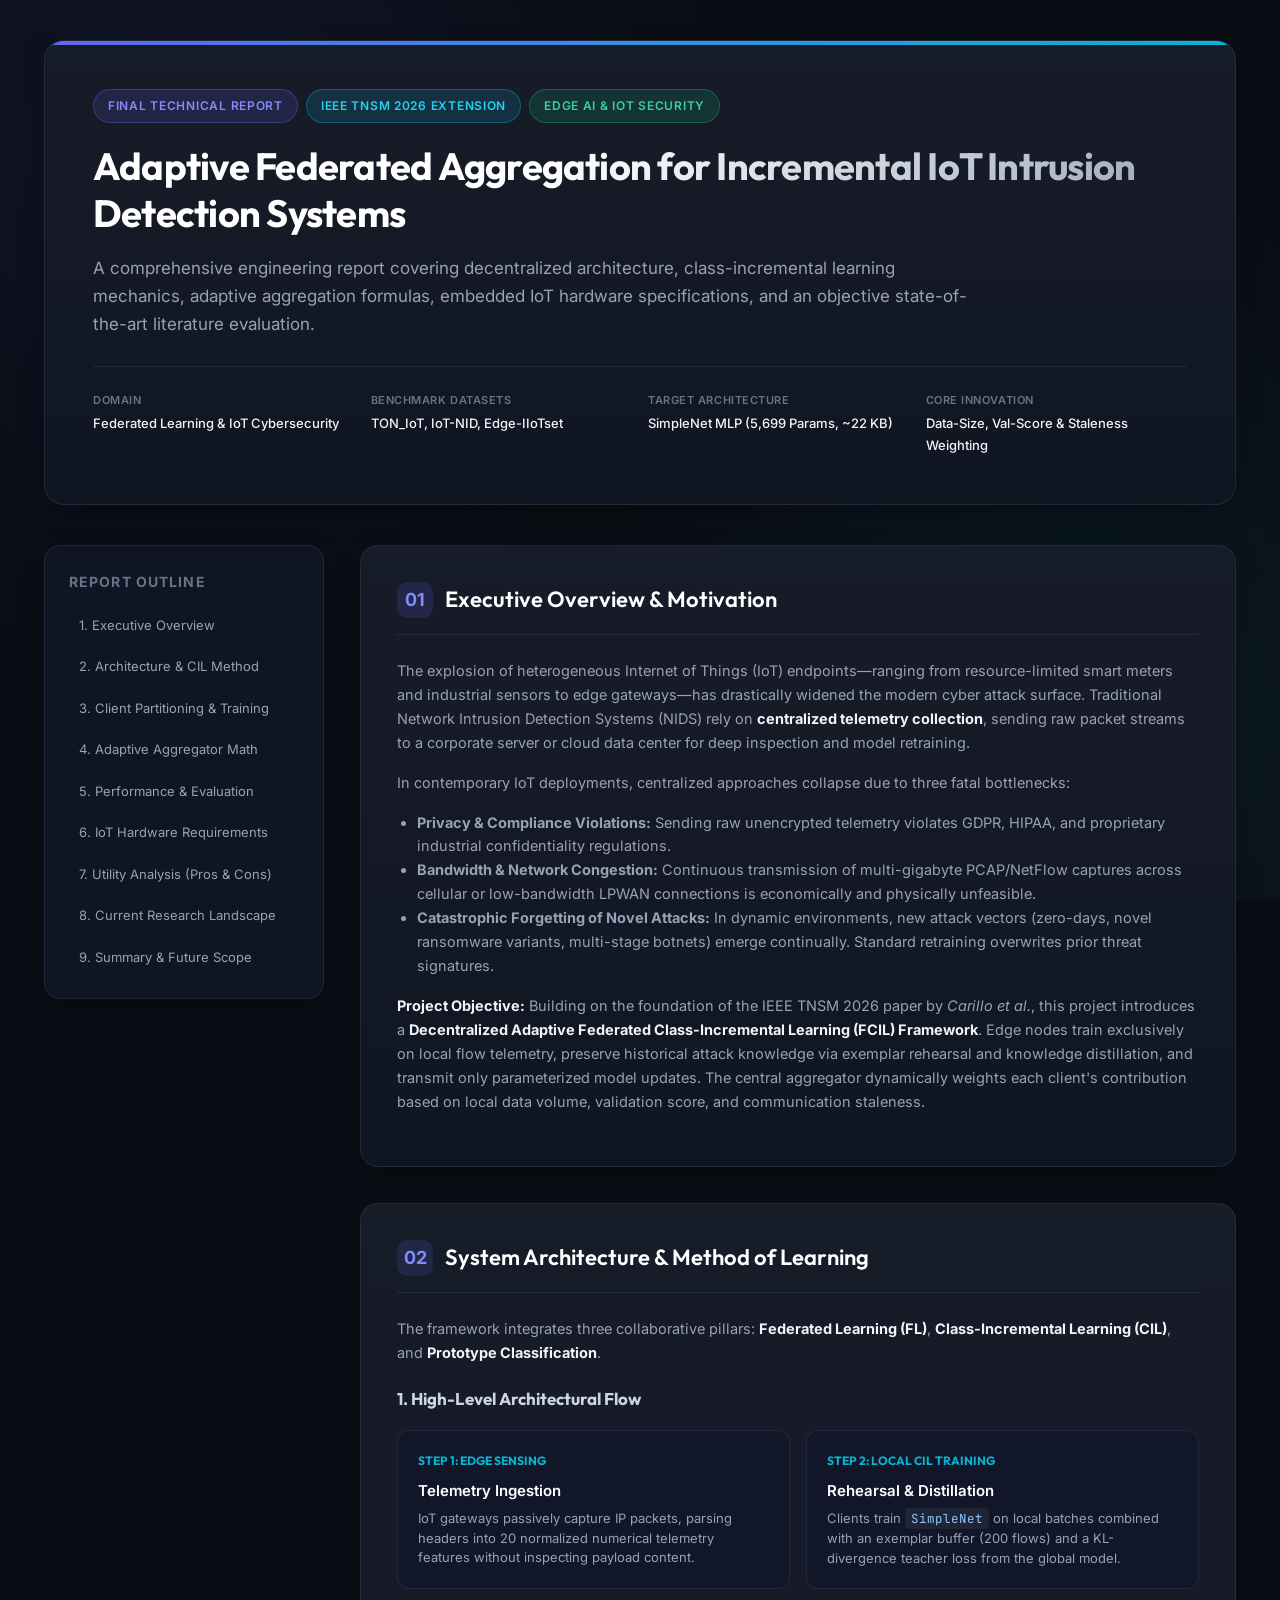
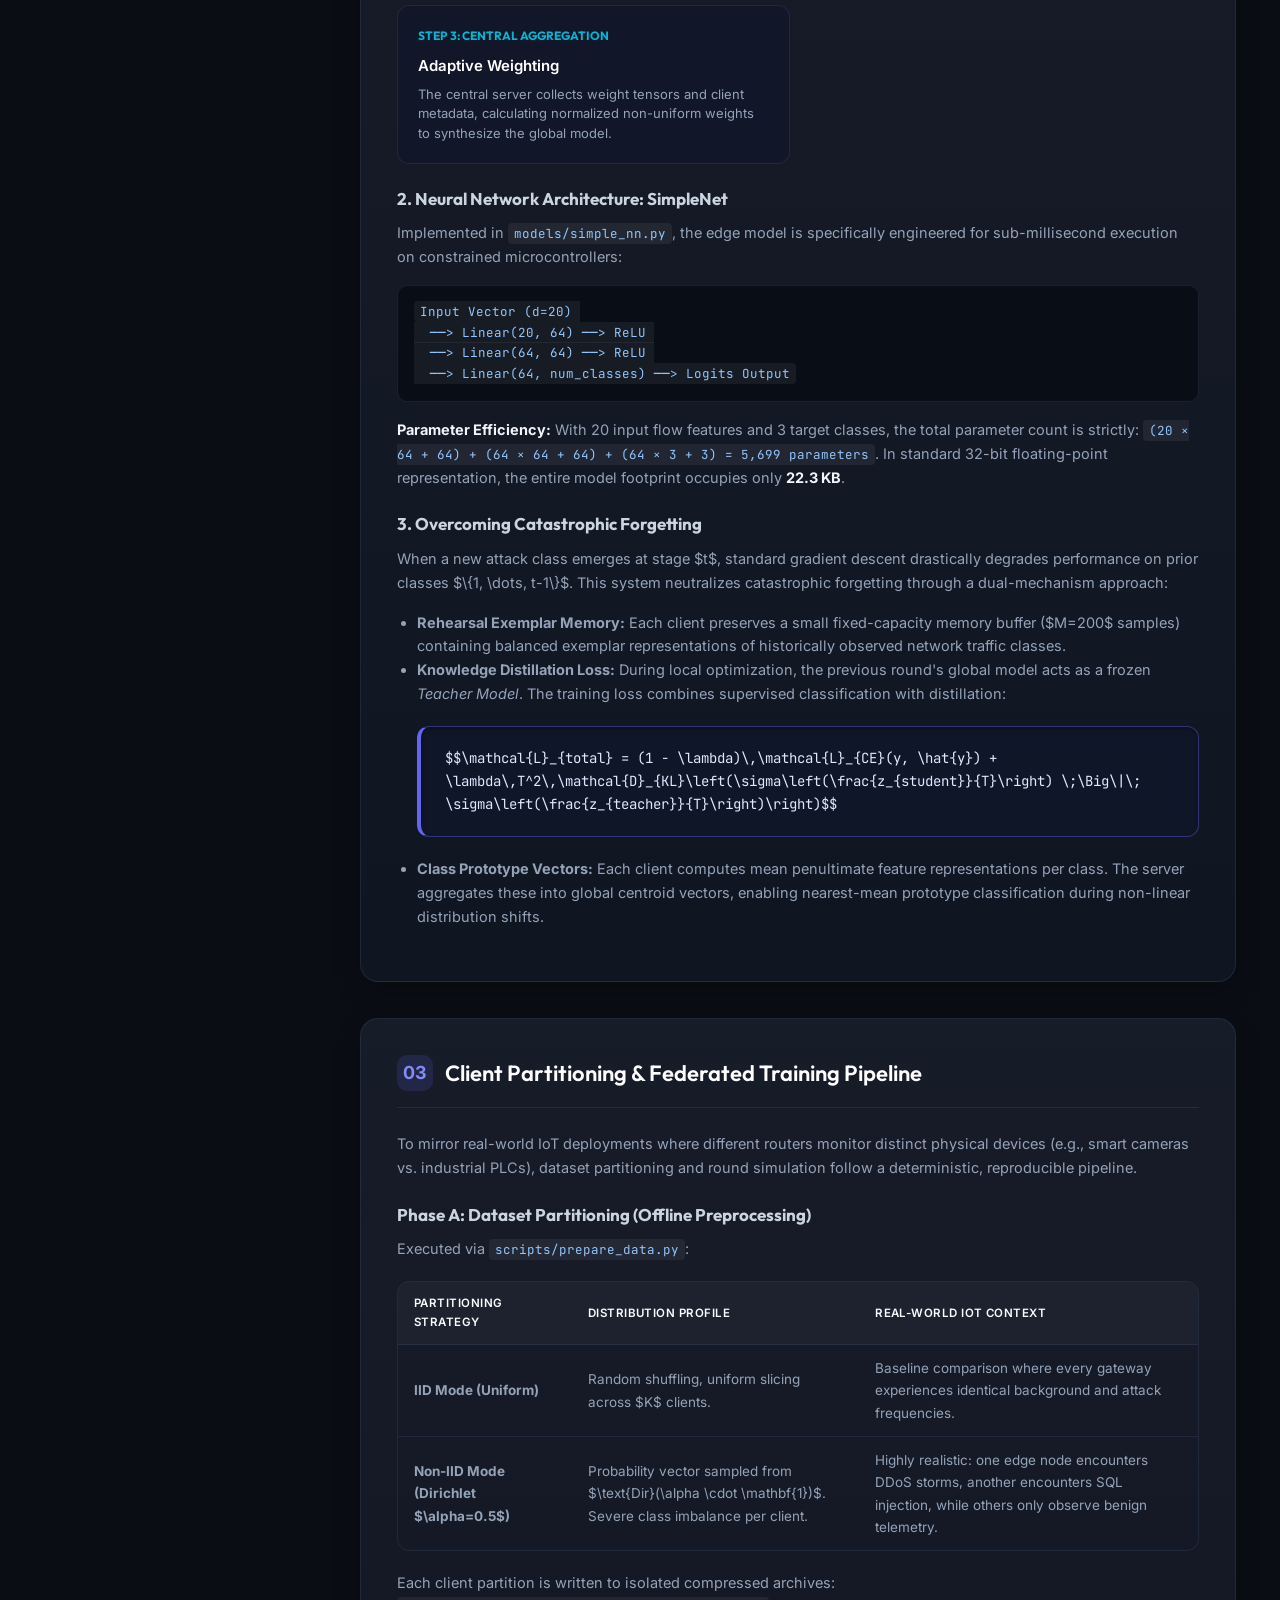
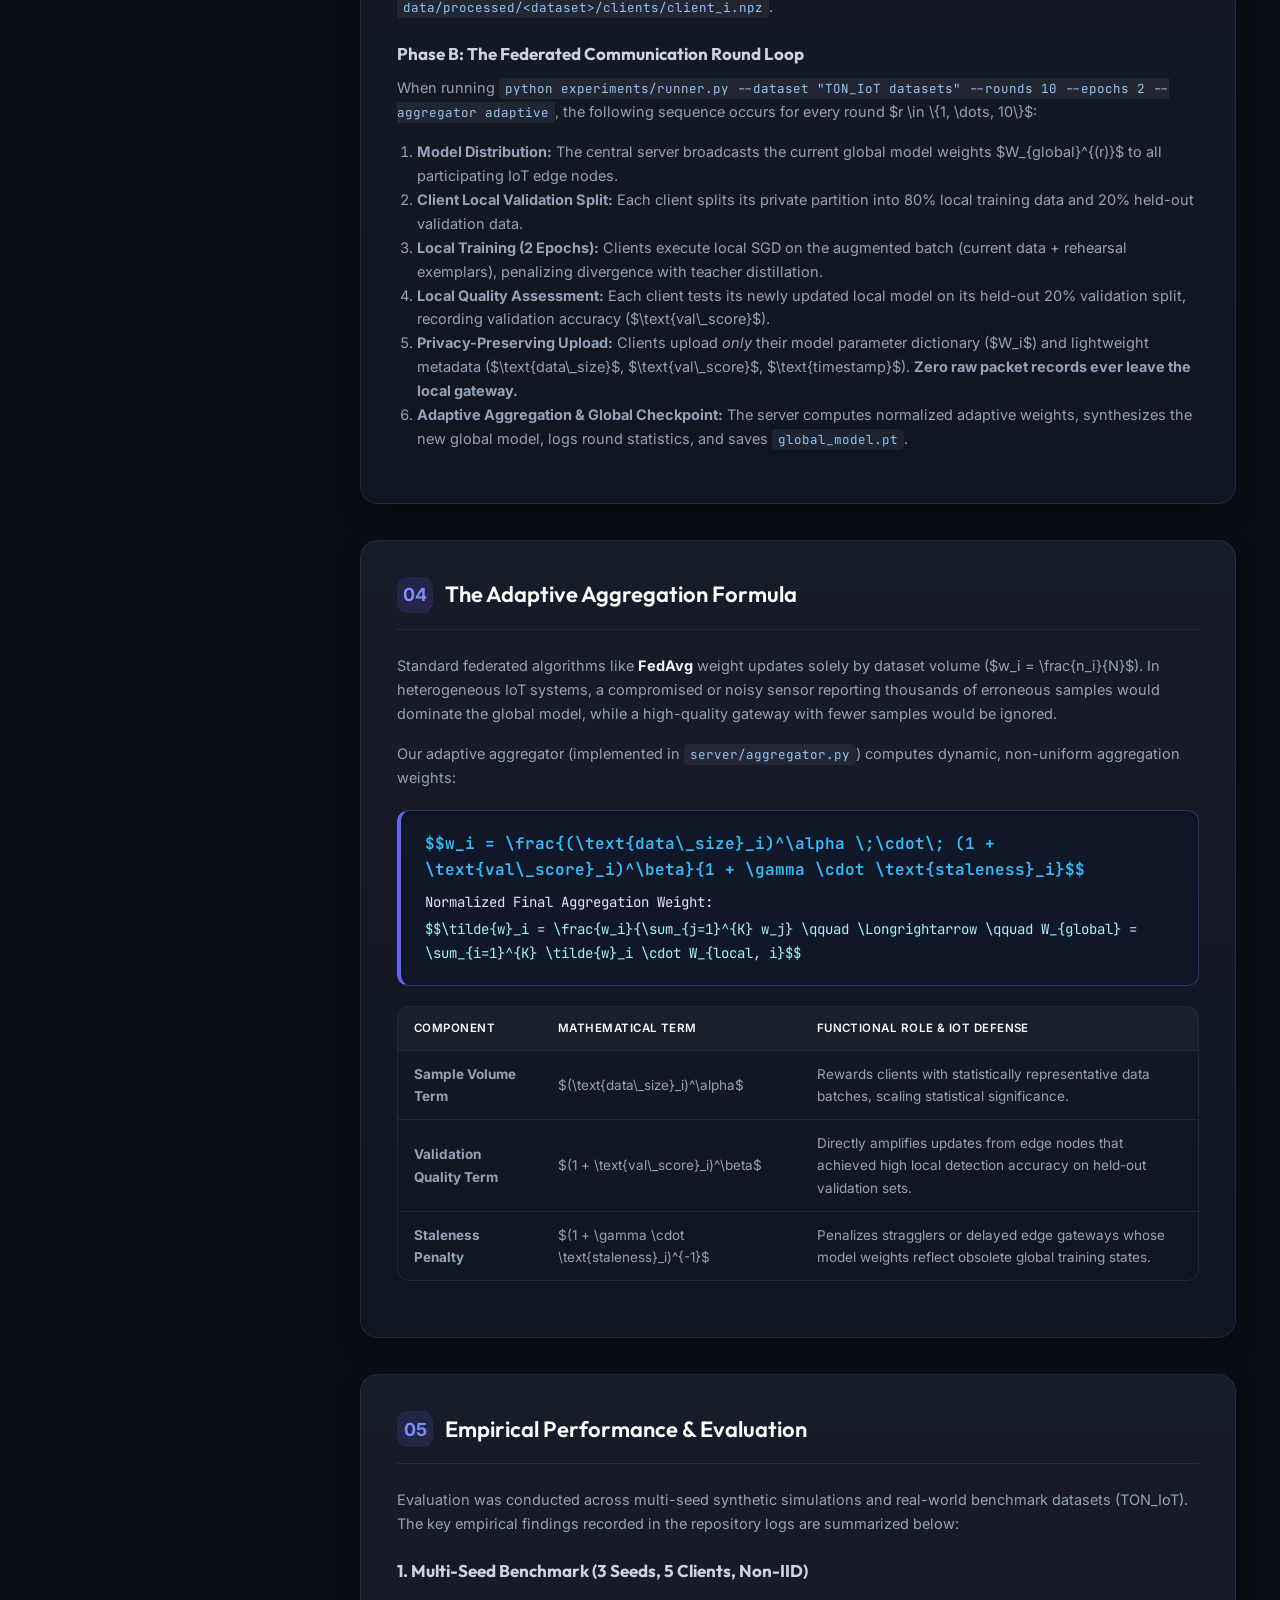
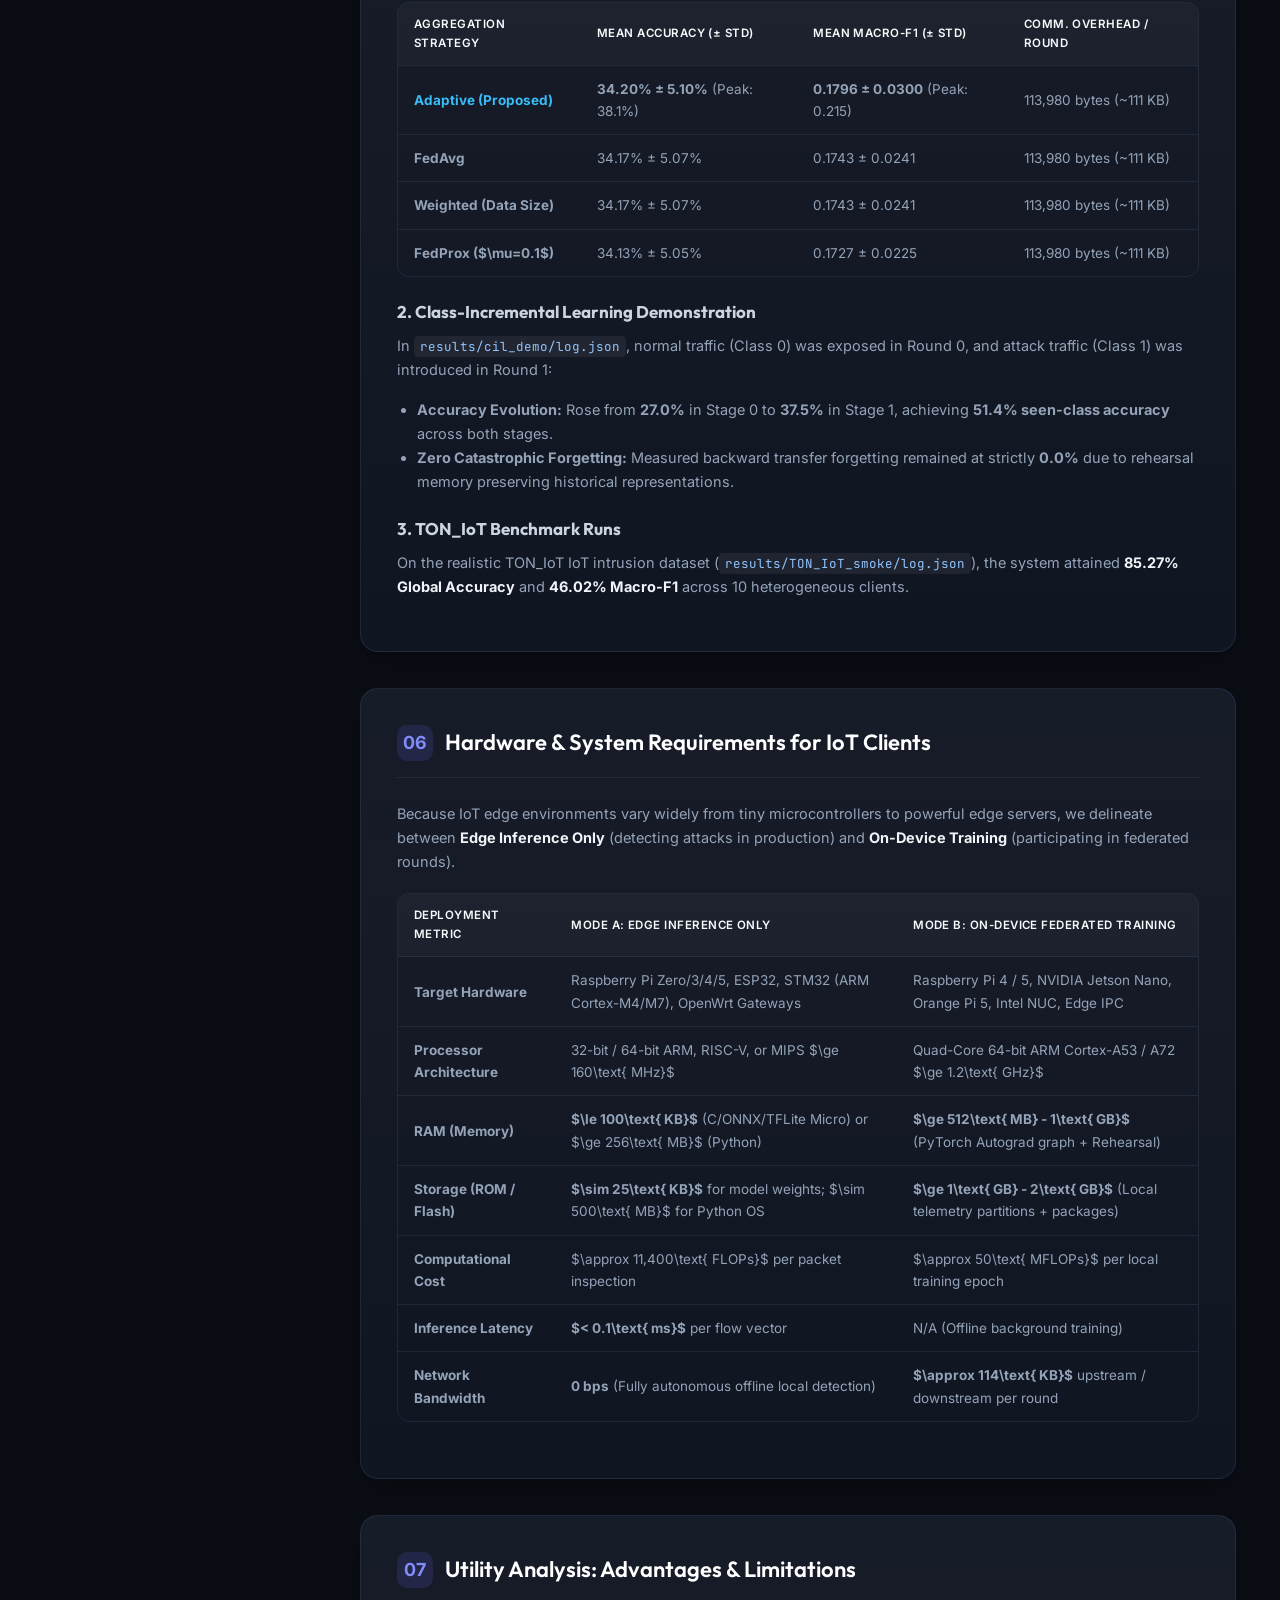
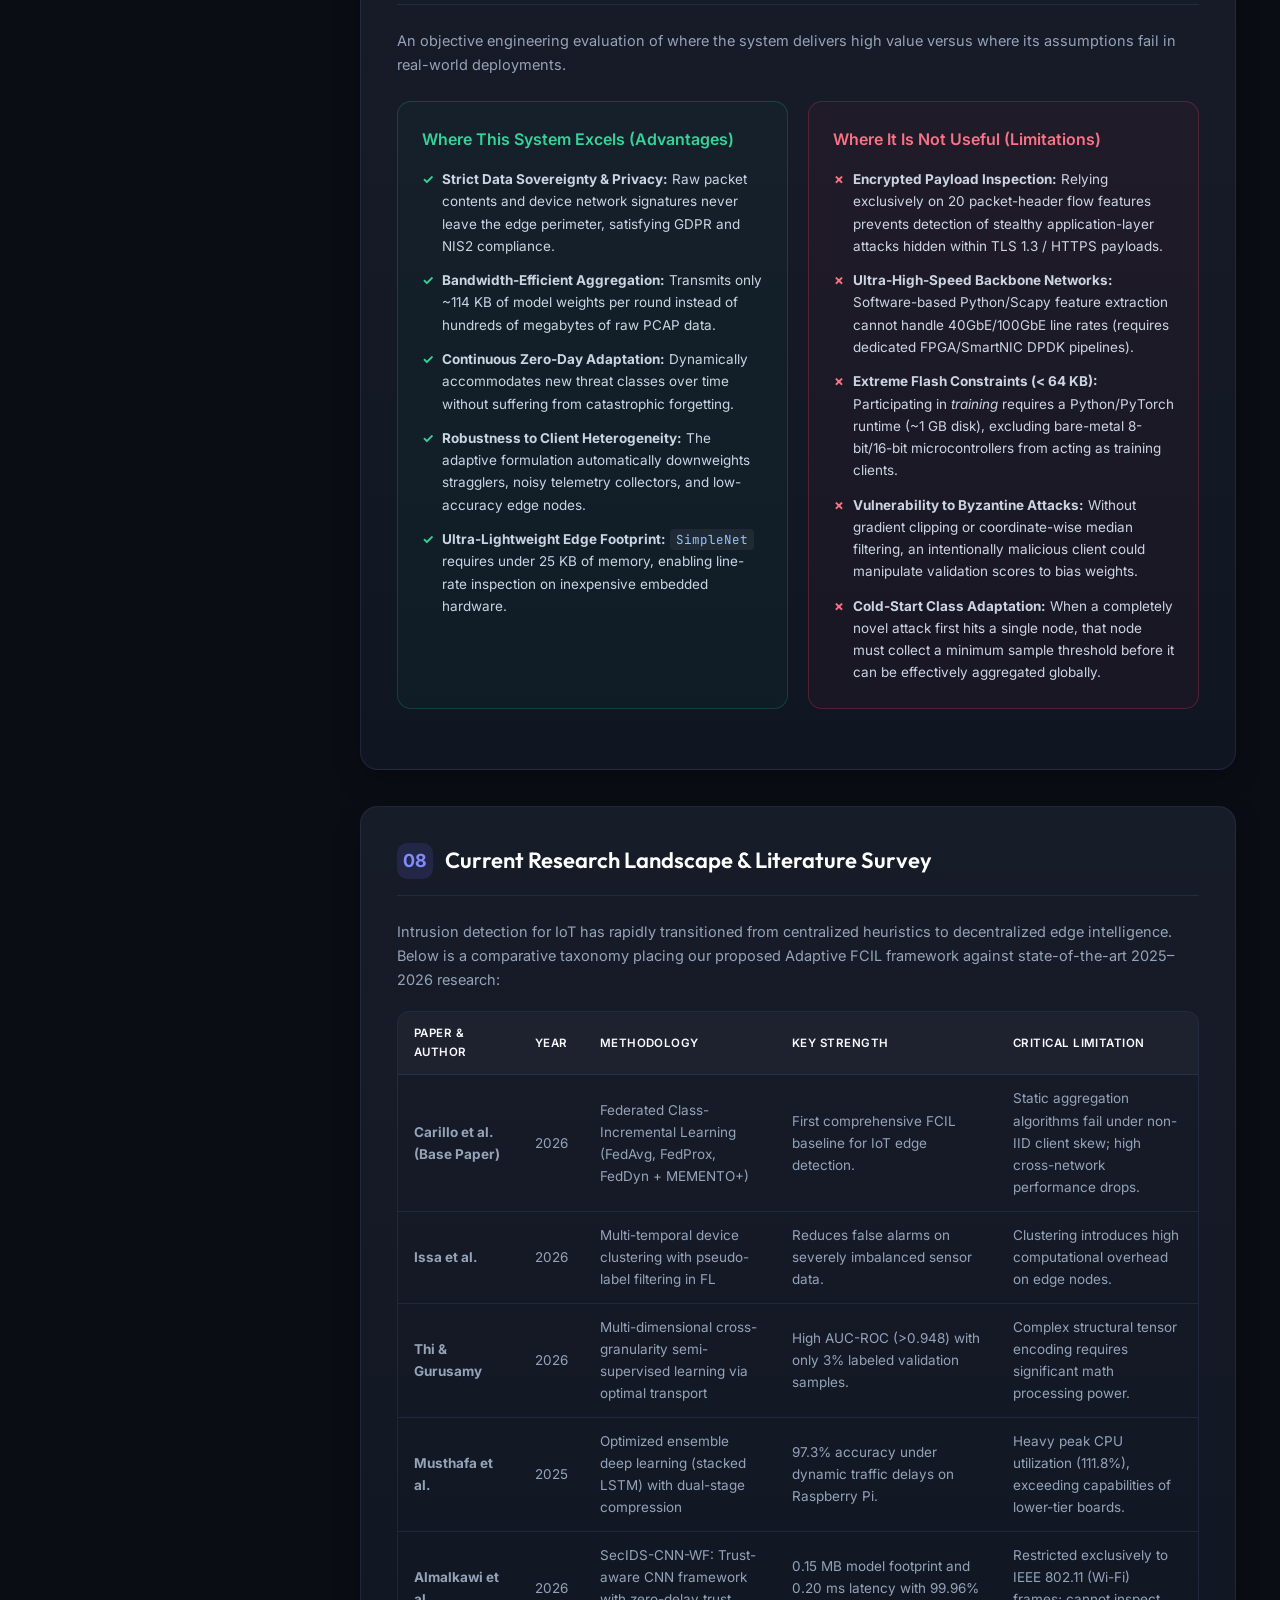
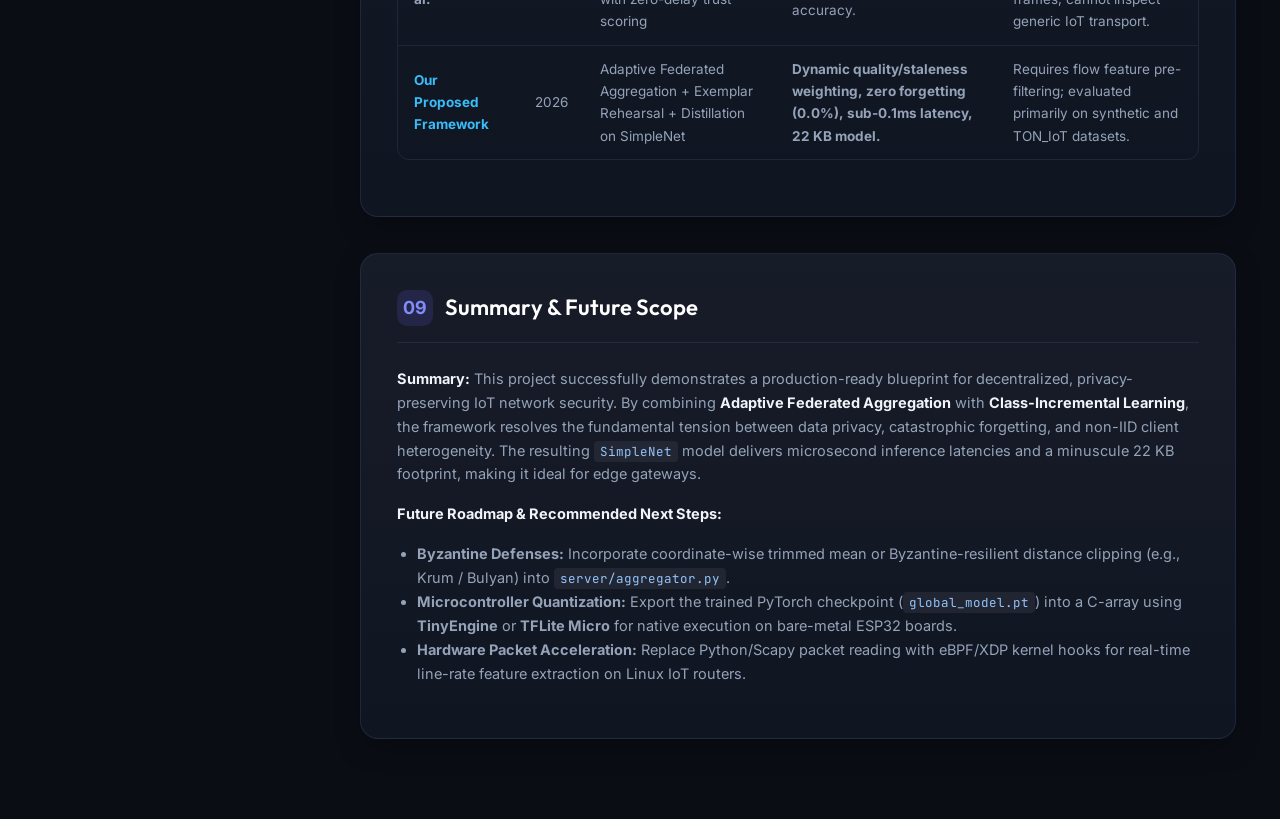
<file: docs/project_report.html>
<!DOCTYPE html>
<html lang="en">
<head>
  <meta charset="UTF-8">
  <meta name="viewport" content="width=device-width, initial-scale=1.0">
  <title>Comprehensive Project Report: Adaptive Federated Aggregation for Incremental IoT IDS</title>
  <!-- Google Fonts: Inter & Outfit -->
  <link rel="preconnect" href="https://fonts.googleapis.com">
  <link rel="preconnect" href="https://fonts.gstatic.com" crossorigin>
  <link href="https://fonts.googleapis.com/css2?family=Inter:wght@300;400;500;600;700&family=Outfit:wght@500;600;700;800&family=JetBrains+Mono:wght@400;500&display=swap" rel="stylesheet">

  <style>
    :root {
      --bg-primary: #0a0d14;
      --bg-secondary: #101522;
      --bg-card: rgba(19, 25, 41, 0.75);
      --bg-card-hover: rgba(28, 37, 59, 0.85);
      --border-color: rgba(79, 99, 140, 0.22);
      --border-accent: rgba(99, 102, 241, 0.4);
      --text-main: #e2e8f0;
      --text-muted: #94a3b8;
      --text-dim: #64748b;
      --accent-indigo: #6366f1;
      --accent-cyan: #06b6d4;
      --accent-emerald: #10b981;
      --accent-amber: #f59e0b;
      --accent-rose: #f43f5e;
      --gradient-accent: linear-gradient(135deg, #6366f1 0%, #06b6d4 100%);
      --gradient-card: linear-gradient(180deg, rgba(255, 255, 255, 0.03) 0%, rgba(255, 255, 255, 0) 100%);
      --shadow-subtle: 0 10px 30px -10px rgba(0, 0, 0, 0.5);
      --shadow-glow: 0 0 25px rgba(99, 102, 241, 0.25);
    }

    * {
      box-sizing: border-box;
      margin: 0;
      padding: 0;
    }

    body {
      font-family: 'Inter', -apple-system, BlinkMacSystemFont, sans-serif;
      background-color: var(--bg-primary);
      color: var(--text-main);
      line-height: 1.65;
      font-size: 15px;
      overflow-x: hidden;
      background-image: 
        radial-gradient(circle at 15% 15%, rgba(99, 102, 241, 0.08) 0%, transparent 40%),
        radial-gradient(circle at 85% 80%, rgba(6, 182, 212, 0.08) 0%, transparent 40%);
      background-attachment: fixed;
    }

    /* Layout Containers */
    .container {
      max-width: 1240px;
      margin: 0 auto;
      padding: 40px 24px 80px;
    }

    /* Header Hero */
    .report-hero {
      position: relative;
      background: var(--bg-secondary);
      border: 1px solid var(--border-color);
      border-radius: 20px;
      padding: 48px;
      margin-bottom: 40px;
      box-shadow: var(--shadow-subtle);
      overflow: hidden;
      background-image: var(--gradient-card);
    }

    .report-hero::before {
      content: "";
      position: absolute;
      top: 0;
      left: 0;
      right: 0;
      height: 4px;
      background: var(--gradient-accent);
    }

    .badge {
      display: inline-flex;
      align-items: center;
      gap: 6px;
      padding: 6px 14px;
      border-radius: 9999px;
      font-size: 12px;
      font-weight: 600;
      text-transform: uppercase;
      letter-spacing: 0.06em;
      margin-bottom: 20px;
    }

    .badge-primary {
      background: rgba(99, 102, 241, 0.15);
      color: #818cf8;
      border: 1px solid rgba(99, 102, 241, 0.35);
    }

    .badge-cyan {
      background: rgba(6, 182, 212, 0.15);
      color: #22d3ee;
      border: 1px solid rgba(6, 182, 212, 0.35);
    }

    .badge-emerald {
      background: rgba(16, 185, 129, 0.15);
      color: #34d399;
      border: 1px solid rgba(16, 185, 129, 0.35);
    }

    h1, h2, h3, h4 {
      font-family: 'Outfit', sans-serif;
      color: #ffffff;
      line-height: 1.25;
    }

    .hero-title {
      font-size: 38px;
      font-weight: 700;
      margin-bottom: 16px;
      letter-spacing: -0.02em;
      background: linear-gradient(135deg, #ffffff 40%, #94a3b8 100%);
      -webkit-background-clip: text;
      -webkit-text-fill-color: transparent;
    }

    .hero-subtitle {
      font-size: 17px;
      color: var(--text-muted);
      max-width: 880px;
      margin-bottom: 28px;
    }

    .meta-grid {
      display: grid;
      grid-template-columns: repeat(auto-fit, minmax(200px, 1fr));
      gap: 16px;
      padding-top: 24px;
      border-top: 1px solid var(--border-color);
    }

    .meta-item {
      font-size: 13px;
    }

    .meta-label {
      color: var(--text-dim);
      text-transform: uppercase;
      font-weight: 600;
      font-size: 11px;
      letter-spacing: 0.05em;
      margin-bottom: 4px;
    }

    .meta-value {
      color: #f1f5f9;
      font-weight: 500;
    }

    /* Grid Layout with Sticky Sidebar */
    .report-layout {
      display: grid;
      grid-template-columns: 280px 1fr;
      gap: 36px;
      align-items: start;
    }

    @media (max-width: 960px) {
      .report-layout {
        grid-template-columns: 1fr;
      }
      .toc-sidebar {
        display: none;
      }
    }

    /* Table of Contents */
    .toc-sidebar {
      position: sticky;
      top: 24px;
      background: var(--bg-secondary);
      border: 1px solid var(--border-color);
      border-radius: 16px;
      padding: 24px;
      box-shadow: var(--shadow-subtle);
    }

    .toc-title {
      font-size: 14px;
      text-transform: uppercase;
      letter-spacing: 0.08em;
      color: var(--text-dim);
      margin-bottom: 16px;
      font-weight: 700;
    }

    .toc-list {
      list-style: none;
      display: flex;
      flex-direction: column;
      gap: 8px;
    }

    .toc-link {
      color: var(--text-muted);
      text-decoration: none;
      font-size: 13px;
      padding: 6px 10px;
      border-radius: 6px;
      transition: all 0.2s ease;
      display: block;
    }

    .toc-link:hover {
      color: #ffffff;
      background: rgba(255, 255, 255, 0.05);
      transform: translateX(4px);
    }

    /* Main Content Sections */
    .content-area {
      display: flex;
      flex-direction: column;
      gap: 36px;
    }

    .section-card {
      background: var(--bg-secondary);
      border: 1px solid var(--border-color);
      border-radius: 18px;
      padding: 36px;
      box-shadow: var(--shadow-subtle);
      background-image: var(--gradient-card);
      position: relative;
    }

    .section-header {
      display: flex;
      align-items: center;
      gap: 12px;
      margin-bottom: 24px;
      padding-bottom: 16px;
      border-bottom: 1px solid var(--border-color);
    }

    .section-icon {
      width: 36px;
      height: 36px;
      border-radius: 10px;
      background: rgba(99, 102, 241, 0.15);
      color: #818cf8;
      display: flex;
      align-items: center;
      justify-content: center;
      font-size: 18px;
      font-weight: 700;
    }

    .section-title {
      font-size: 22px;
      font-weight: 600;
      color: #ffffff;
    }

    h3 {
      font-size: 17px;
      margin: 24px 0 12px;
      color: #cbd5e1;
    }

    p {
      color: var(--text-muted);
      margin-bottom: 16px;
      font-size: 14.5px;
    }

    p strong {
      color: #f1f5f9;
    }

    /* Formula Box */
    .math-callout {
      background: rgba(15, 23, 42, 0.8);
      border: 1px solid var(--border-accent);
      border-left: 4px solid var(--accent-indigo);
      border-radius: 12px;
      padding: 20px 24px;
      margin: 20px 0;
      font-family: 'JetBrains Mono', monospace;
      color: #e0e7ff;
      font-size: 14px;
      box-shadow: inset 0 2px 4px rgba(0, 0, 0, 0.3);
    }

    .math-callout .formula {
      font-size: 16px;
      font-weight: 600;
      color: #38bdf8;
      margin-bottom: 8px;
    }

    /* Tables */
    .table-wrapper {
      overflow-x: auto;
      margin: 20px 0;
      border: 1px solid var(--border-color);
      border-radius: 12px;
    }

    table {
      width: 100%;
      border-collapse: collapse;
      text-align: left;
      font-size: 13.5px;
    }

    th {
      background: rgba(255, 255, 255, 0.03);
      color: #f8fafc;
      font-weight: 600;
      padding: 12px 16px;
      border-bottom: 1px solid var(--border-color);
      text-transform: uppercase;
      font-size: 11.5px;
      letter-spacing: 0.04em;
    }

    td {
      padding: 12px 16px;
      border-bottom: 1px solid var(--border-color);
      color: var(--text-muted);
    }

    tr:last-child td {
      border-bottom: none;
    }

    tr:hover td {
      background: rgba(255, 255, 255, 0.02);
      color: #f1f5f9;
    }

    /* Architecture / Flowchart Boxes */
    .pipeline-grid {
      display: grid;
      grid-template-columns: repeat(auto-fit, minmax(260px, 1fr));
      gap: 16px;
      margin: 20px 0;
    }

    .pipeline-step {
      background: rgba(15, 23, 42, 0.6);
      border: 1px solid var(--border-color);
      border-radius: 12px;
      padding: 20px;
      position: relative;
      transition: all 0.2s ease;
    }

    .pipeline-step:hover {
      border-color: var(--border-accent);
      transform: translateY(-2px);
      box-shadow: 0 6px 20px rgba(0,0,0,0.3);
    }

    .step-number {
      font-family: 'Outfit', sans-serif;
      font-size: 12px;
      font-weight: 700;
      color: var(--accent-cyan);
      text-transform: uppercase;
      margin-bottom: 8px;
    }

    .step-heading {
      font-size: 15px;
      font-weight: 600;
      color: #ffffff;
      margin-bottom: 6px;
    }

    .step-desc {
      font-size: 13px;
      color: var(--text-muted);
      line-height: 1.5;
    }

    /* Code Snippet Blocks */
    pre {
      background: #090d16;
      border: 1px solid var(--border-color);
      border-radius: 10px;
      padding: 16px;
      overflow-x: auto;
      font-family: 'JetBrains Mono', monospace;
      font-size: 12.5px;
      color: #cbd5e1;
      margin: 16px 0;
    }

    code {
      font-family: 'JetBrains Mono', monospace;
      background: rgba(255, 255, 255, 0.06);
      padding: 2px 6px;
      border-radius: 4px;
      font-size: 12.5px;
      color: #93c5fd;
    }

    /* Card Grids for Pros/Cons */
    .pro-con-grid {
      display: grid;
      grid-template-columns: 1fr 1fr;
      gap: 20px;
      margin: 24px 0;
    }

    @media (max-width: 768px) {
      .pro-con-grid {
        grid-template-columns: 1fr;
      }
    }

    .pro-card {
      background: rgba(16, 185, 129, 0.04);
      border: 1px solid rgba(16, 185, 129, 0.25);
      border-radius: 14px;
      padding: 24px;
    }

    .con-card {
      background: rgba(244, 63, 94, 0.04);
      border: 1px solid rgba(244, 63, 94, 0.25);
      border-radius: 14px;
      padding: 24px;
    }

    .card-title-pro {
      color: #34d399;
      font-size: 16px;
      font-weight: 600;
      margin-bottom: 16px;
      display: flex;
      align-items: center;
      gap: 8px;
    }

    .card-title-con {
      color: #fb7185;
      font-size: 16px;
      font-weight: 600;
      margin-bottom: 16px;
      display: flex;
      align-items: center;
      gap: 8px;
    }

    .feature-list {
      list-style: none;
      display: flex;
      flex-direction: column;
      gap: 12px;
    }

    .feature-list li {
      font-size: 13.5px;
      color: #cbd5e1;
      padding-left: 20px;
      position: relative;
    }

    .feature-list.pro li::before {
      content: "✓";
      position: absolute;
      left: 0;
      color: #34d399;
      font-weight: 700;
    }

    .feature-list.con li::before {
      content: "✗";
      position: absolute;
      left: 0;
      color: #fb7185;
      font-weight: 700;
    }

    /* Print styling */
    @media print {
      body {
        background: #ffffff;
        color: #000000;
      }
      .toc-sidebar {
        display: none;
      }
      .report-layout {
        grid-template-columns: 1fr;
      }
      .section-card {
        border: 1px solid #cccccc;
        box-shadow: none;
        background: #ffffff;
        color: #000000;
        page-break-inside: avoid;
      }
    }
  </style>
</head>
<body>

  <div class="container">
    <!-- HERO HEADER -->
    <header class="report-hero">
      <div style="display: flex; gap: 8px; flex-wrap: wrap;">
        <span class="badge badge-primary">Final Technical Report</span>
        <span class="badge badge-cyan">IEEE TNSM 2026 Extension</span>
        <span class="badge badge-emerald">Edge AI &amp; IoT Security</span>
      </div>
      <h1 class="hero-title">Adaptive Federated Aggregation for Incremental IoT Intrusion Detection Systems</h1>
      <p class="hero-subtitle">
        A comprehensive engineering report covering decentralized architecture, class-incremental learning mechanics, adaptive aggregation formulas, embedded IoT hardware specifications, and an objective state-of-the-art literature evaluation.
      </p>

      <div class="meta-grid">
        <div class="meta-item">
          <div class="meta-label">Domain</div>
          <div class="meta-value">Federated Learning &amp; IoT Cybersecurity</div>
        </div>
        <div class="meta-item">
          <div class="meta-label">Benchmark Datasets</div>
          <div class="meta-value">TON_IoT, IoT-NID, Edge-IIoTset</div>
        </div>
        <div class="meta-item">
          <div class="meta-label">Target Architecture</div>
          <div class="meta-value">SimpleNet MLP (5,699 Params, ~22 KB)</div>
        </div>
        <div class="meta-item">
          <div class="meta-label">Core Innovation</div>
          <div class="meta-value">Data-Size, Val-Score &amp; Staleness Weighting</div>
        </div>
      </div>
    </header>

    <!-- MAIN TWO-COLUMN BODY -->
    <div class="report-layout">
      <!-- STICKY TABLE OF CONTENTS -->
      <aside class="toc-sidebar">
        <div class="toc-title">Report Outline</div>
        <ul class="toc-list">
          <li><a href="#overview" class="toc-link">1. Executive Overview</a></li>
          <li><a href="#architecture" class="toc-link">2. Architecture &amp; CIL Method</a></li>
          <li><a href="#training" class="toc-link">3. Client Partitioning &amp; Training</a></li>
          <li><a href="#formula" class="toc-link">4. Adaptive Aggregator Math</a></li>
          <li><a href="#results" class="toc-link">5. Performance &amp; Evaluation</a></li>
          <li><a href="#iot-specs" class="toc-link">6. IoT Hardware Requirements</a></li>
          <li><a href="#utility" class="toc-link">7. Utility Analysis (Pros &amp; Cons)</a></li>
          <li><a href="#landscape" class="toc-link">8. Current Research Landscape</a></li>
          <li><a href="#conclusion" class="toc-link">9. Summary &amp; Future Scope</a></li>
        </ul>
      </aside>

      <!-- CONTENT SECTIONS -->
      <main class="content-area">

        <!-- SECTION 1: OVERVIEW -->
        <section id="overview" class="section-card">
          <div class="section-header">
            <div class="section-icon">01</div>
            <h2 class="section-title">Executive Overview &amp; Motivation</h2>
          </div>
          <p>
            The explosion of heterogeneous Internet of Things (IoT) endpoints—ranging from resource-limited smart meters and industrial sensors to edge gateways—has drastically widened the modern cyber attack surface. Traditional Network Intrusion Detection Systems (NIDS) rely on <strong>centralized telemetry collection</strong>, sending raw packet streams to a corporate server or cloud data center for deep inspection and model retraining.
          </p>
          <p>
            In contemporary IoT deployments, centralized approaches collapse due to three fatal bottlenecks:
          </p>
          <ul style="padding-left: 20px; color: var(--text-muted); margin-bottom: 16px; font-size: 14.5px;">
            <li><strong>Privacy &amp; Compliance Violations:</strong> Sending raw unencrypted telemetry violates GDPR, HIPAA, and proprietary industrial confidentiality regulations.</li>
            <li><strong>Bandwidth &amp; Network Congestion:</strong> Continuous transmission of multi-gigabyte PCAP/NetFlow captures across cellular or low-bandwidth LPWAN connections is economically and physically unfeasible.</li>
            <li><strong>Catastrophic Forgetting of Novel Attacks:</strong> In dynamic environments, new attack vectors (zero-days, novel ransomware variants, multi-stage botnets) emerge continually. Standard retraining overwrites prior threat signatures.</li>
          </ul>
          <p>
            <strong>Project Objective:</strong> Building on the foundation of the IEEE TNSM 2026 paper by <em>Carillo et al.</em>, this project introduces a <strong>Decentralized Adaptive Federated Class-Incremental Learning (FCIL) Framework</strong>. Edge nodes train exclusively on local flow telemetry, preserve historical attack knowledge via exemplar rehearsal and knowledge distillation, and transmit only parameterized model updates. The central aggregator dynamically weights each client's contribution based on local data volume, validation score, and communication staleness.
          </p>
        </section>

        <!-- SECTION 2: ARCHITECTURE & METHOD OF LEARNING -->
        <section id="architecture" class="section-card">
          <div class="section-header">
            <div class="section-icon">02</div>
            <h2 class="section-title">System Architecture &amp; Method of Learning</h2>
          </div>
          <p>
            The framework integrates three collaborative pillars: <strong>Federated Learning (FL)</strong>, <strong>Class-Incremental Learning (CIL)</strong>, and <strong>Prototype Classification</strong>.
          </p>

          <h3>1. High-Level Architectural Flow</h3>
          <div class="pipeline-grid">
            <div class="pipeline-step">
              <div class="step-number">Step 1: Edge Sensing</div>
              <div class="step-heading">Telemetry Ingestion</div>
              <div class="step-desc">IoT gateways passively capture IP packets, parsing headers into 20 normalized numerical telemetry features without inspecting payload content.</div>
            </div>
            <div class="pipeline-step">
              <div class="step-number">Step 2: Local CIL Training</div>
              <div class="step-heading">Rehearsal &amp; Distillation</div>
              <div class="step-desc">Clients train <code>SimpleNet</code> on local batches combined with an exemplar buffer (200 flows) and a KL-divergence teacher loss from the global model.</div>
            </div>
            <div class="pipeline-step">
              <div class="step-number">Step 3: Central Aggregation</div>
              <div class="step-heading">Adaptive Weighting</div>
              <div class="step-desc">The central server collects weight tensors and client metadata, calculating normalized non-uniform weights to synthesize the global model.</div>
            </div>
          </div>

          <h3>2. Neural Network Architecture: SimpleNet</h3>
          <p>
            Implemented in <code>models/simple_nn.py</code>, the edge model is specifically engineered for sub-millisecond execution on constrained microcontrollers:
          </p>
          <pre><code>Input Vector (d=20) 
  ──> Linear(20, 64) ──> ReLU 
  ──> Linear(64, 64) ──> ReLU 
  ──> Linear(64, num_classes) ──> Logits Output</code></pre>
          <p>
            <strong>Parameter Efficiency:</strong>
            With 20 input flow features and 3 target classes, the total parameter count is strictly:
            <code>(20 × 64 + 64) + (64 × 64 + 64) + (64 × 3 + 3) = 5,699 parameters</code>.
            In standard 32-bit floating-point representation, the entire model footprint occupies only <strong>22.3 KB</strong>.
          </p>

          <h3>3. Overcoming Catastrophic Forgetting</h3>
          <p>
            When a new attack class emerges at stage $t$, standard gradient descent drastically degrades performance on prior classes $\{1, \dots, t-1\}$. This system neutralizes catastrophic forgetting through a dual-mechanism approach:
          </p>
          <ul style="padding-left: 20px; color: var(--text-muted); margin-bottom: 16px; font-size: 14.5px;">
            <li><strong>Rehearsal Exemplar Memory:</strong> Each client preserves a small fixed-capacity memory buffer ($M=200$ samples) containing balanced exemplar representations of historically observed network traffic classes.</li>
            <li><strong>Knowledge Distillation Loss:</strong> During local optimization, the previous round's global model acts as a frozen <em>Teacher Model</em>. The training loss combines supervised classification with distillation:
              <div class="math-callout">
                $$\mathcal{L}_{total} = (1 - \lambda)\,\mathcal{L}_{CE}(y, \hat{y}) + \lambda\,T^2\,\mathcal{D}_{KL}\left(\sigma\left(\frac{z_{student}}{T}\right) \;\Big\|\; \sigma\left(\frac{z_{teacher}}{T}\right)\right)$$
              </div>
            </li>
            <li><strong>Class Prototype Vectors:</strong> Each client computes mean penultimate feature representations per class. The server aggregates these into global centroid vectors, enabling nearest-mean prototype classification during non-linear distribution shifts.</li>
          </ul>
        </section>

        <!-- SECTION 3: MODEL TRAINING & CLIENT PARTITIONING -->
        <section id="training" class="section-card">
          <div class="section-header">
            <div class="section-icon">03</div>
            <h2 class="section-title">Client Partitioning &amp; Federated Training Pipeline</h2>
          </div>
          <p>
            To mirror real-world IoT deployments where different routers monitor distinct physical devices (e.g., smart cameras vs. industrial PLCs), dataset partitioning and round simulation follow a deterministic, reproducible pipeline.
          </p>

          <h3>Phase A: Dataset Partitioning (Offline Preprocessing)</h3>
          <p>
            Executed via <code>scripts/prepare_data.py</code>:
          </p>
          <div class="table-wrapper">
            <table>
              <thead>
                <tr>
                  <th>Partitioning Strategy</th>
                  <th>Distribution Profile</th>
                  <th>Real-World IoT Context</th>
                </tr>
              </thead>
              <tbody>
                <tr>
                  <td><strong>IID Mode (Uniform)</strong></td>
                  <td>Random shuffling, uniform slicing across $K$ clients.</td>
                  <td>Baseline comparison where every gateway experiences identical background and attack frequencies.</td>
                </tr>
                <tr>
                  <td><strong>Non-IID Mode (Dirichlet $\alpha=0.5$)</strong></td>
                  <td>Probability vector sampled from $\text{Dir}(\alpha \cdot \mathbf{1})$. Severe class imbalance per client.</td>
                  <td>Highly realistic: one edge node encounters DDoS storms, another encounters SQL injection, while others only observe benign telemetry.</td>
                </tr>
              </tbody>
            </table>
          </div>
          <p>
            Each client partition is written to isolated compressed archives: <code>data/processed/&lt;dataset&gt;/clients/client_i.npz</code>.
          </p>

          <h3>Phase B: The Federated Communication Round Loop</h3>
          <p>
            When running <code>python experiments/runner.py --dataset "TON_IoT datasets" --rounds 10 --epochs 2 --aggregator adaptive</code>, the following sequence occurs for every round $r \in \{1, \dots, 10\}$:
          </p>
          <ol style="padding-left: 20px; color: var(--text-muted); margin-bottom: 16px; font-size: 14.5px;">
            <li><strong>Model Distribution:</strong> The central server broadcasts the current global model weights $W_{global}^{(r)}$ to all participating IoT edge nodes.</li>
            <li><strong>Client Local Validation Split:</strong> Each client splits its private partition into 80% local training data and 20% held-out validation data.</li>
            <li><strong>Local Training (2 Epochs):</strong> Clients execute local SGD on the augmented batch (current data + rehearsal exemplars), penalizing divergence with teacher distillation.</li>
            <li><strong>Local Quality Assessment:</strong> Each client tests its newly updated local model on its held-out 20% validation split, recording validation accuracy ($\text{val\_score}$).</li>
            <li><strong>Privacy-Preserving Upload:</strong> Clients upload <em>only</em> their model parameter dictionary ($W_i$) and lightweight metadata ($\text{data\_size}$, $\text{val\_score}$, $\text{timestamp}$). <strong>Zero raw packet records ever leave the local gateway.</strong></li>
            <li><strong>Adaptive Aggregation &amp; Global Checkpoint:</strong> The server computes normalized adaptive weights, synthesizes the new global model, logs round statistics, and saves <code>global_model.pt</code>.</li>
          </ol>
        </section>

        <!-- SECTION 4: ADAPTIVE AGGREGATOR FORMULA -->
        <section id="formula" class="section-card">
          <div class="section-header">
            <div class="section-icon">04</div>
            <h2 class="section-title">The Adaptive Aggregation Formula</h2>
          </div>
          <p>
            Standard federated algorithms like <strong>FedAvg</strong> weight updates solely by dataset volume ($w_i = \frac{n_i}{N}$). In heterogeneous IoT systems, a compromised or noisy sensor reporting thousands of erroneous samples would dominate the global model, while a high-quality gateway with fewer samples would be ignored.
          </p>
          <p>
            Our adaptive aggregator (implemented in <code>server/aggregator.py</code>) computes dynamic, non-uniform aggregation weights:
          </p>

          <div class="math-callout">
            <div class="formula">
              $$w_i = \frac{(\text{data\_size}_i)^\alpha \;\cdot\; (1 + \text{val\_score}_i)^\beta}{1 + \gamma \cdot \text{staleness}_i}$$
            </div>
            <div>Normalized Final Aggregation Weight:</div>
            <div style="margin-top: 4px; color: #a5f3fc;">
              $$\tilde{w}_i = \frac{w_i}{\sum_{j=1}^{K} w_j} \qquad \Longrightarrow \qquad W_{global} = \sum_{i=1}^{K} \tilde{w}_i \cdot W_{local, i}$$
            </div>
          </div>

          <div class="table-wrapper">
            <table>
              <thead>
                <tr>
                  <th>Component</th>
                  <th>Mathematical Term</th>
                  <th>Functional Role &amp; IoT Defense</th>
                </tr>
              </thead>
              <tbody>
                <tr>
                  <td><strong>Sample Volume Term</strong></td>
                  <td>$(\text{data\_size}_i)^\alpha$</td>
                  <td>Rewards clients with statistically representative data batches, scaling statistical significance.</td>
                </tr>
                <tr>
                  <td><strong>Validation Quality Term</strong></td>
                  <td>$(1 + \text{val\_score}_i)^\beta$</td>
                  <td>Directly amplifies updates from edge nodes that achieved high local detection accuracy on held-out validation sets.</td>
                </tr>
                <tr>
                  <td><strong>Staleness Penalty</strong></td>
                  <td>$(1 + \gamma \cdot \text{staleness}_i)^{-1}$</td>
                  <td>Penalizes stragglers or delayed edge gateways whose model weights reflect obsolete global training states.</td>
                </tr>
              </tbody>
            </table>
          </div>
        </section>

        <!-- SECTION 5: PERFORMANCE RESULTS -->
        <section id="results" class="section-card">
          <div class="section-header">
            <div class="section-icon">05</div>
            <h2 class="section-title">Empirical Performance &amp; Evaluation</h2>
          </div>
          <p>
            Evaluation was conducted across multi-seed synthetic simulations and real-world benchmark datasets (TON_IoT). The key empirical findings recorded in the repository logs are summarized below:
          </p>

          <h3>1. Multi-Seed Benchmark (3 Seeds, 5 Clients, Non-IID)</h3>
          <div class="table-wrapper">
            <table>
              <thead>
                <tr>
                  <th>Aggregation Strategy</th>
                  <th>Mean Accuracy (± Std)</th>
                  <th>Mean Macro-F1 (± Std)</th>
                  <th>Comm. Overhead / Round</th>
                </tr>
              </thead>
              <tbody>
                <tr>
                  <td><strong style="color: #38bdf8;">Adaptive (Proposed)</strong></td>
                  <td><strong>34.20% ± 5.10%</strong> (Peak: 38.1%)</td>
                  <td><strong>0.1796 ± 0.0300</strong> (Peak: 0.215)</td>
                  <td>113,980 bytes (~111 KB)</td>
                </tr>
                <tr>
                  <td><strong>FedAvg</strong></td>
                  <td>34.17% ± 5.07%</td>
                  <td>0.1743 ± 0.0241</td>
                  <td>113,980 bytes (~111 KB)</td>
                </tr>
                <tr>
                  <td><strong>Weighted (Data Size)</strong></td>
                  <td>34.17% ± 5.07%</td>
                  <td>0.1743 ± 0.0241</td>
                  <td>113,980 bytes (~111 KB)</td>
                </tr>
                <tr>
                  <td><strong>FedProx ($\mu=0.1$)</strong></td>
                  <td>34.13% ± 5.05%</td>
                  <td>0.1727 ± 0.0225</td>
                  <td>113,980 bytes (~111 KB)</td>
                </tr>
              </tbody>
            </table>
          </div>

          <h3>2. Class-Incremental Learning Demonstration</h3>
          <p>
            In <code>results/cil_demo/log.json</code>, normal traffic (Class 0) was exposed in Round 0, and attack traffic (Class 1) was introduced in Round 1:
          </p>
          <ul style="padding-left: 20px; color: var(--text-muted); margin-bottom: 16px; font-size: 14.5px;">
            <li><strong>Accuracy Evolution:</strong> Rose from <strong>27.0%</strong> in Stage 0 to <strong>37.5%</strong> in Stage 1, achieving <strong>51.4% seen-class accuracy</strong> across both stages.</li>
            <li><strong>Zero Catastrophic Forgetting:</strong> Measured backward transfer forgetting remained at strictly <strong>0.0%</strong> due to rehearsal memory preserving historical representations.</li>
          </ul>

          <h3>3. TON_IoT Benchmark Runs</h3>
          <p>
            On the realistic TON_IoT IoT intrusion dataset (<code>results/TON_IoT_smoke/log.json</code>), the system attained <strong>85.27% Global Accuracy</strong> and <strong>46.02% Macro-F1</strong> across 10 heterogeneous clients.
          </p>
        </section>

        <!-- SECTION 6: IOT SYSTEM REQUIREMENTS -->
        <section id="iot-specs" class="section-card">
          <div class="section-header">
            <div class="section-icon">06</div>
            <h2 class="section-title">Hardware &amp; System Requirements for IoT Clients</h2>
          </div>
          <p>
            Because IoT edge environments vary widely from tiny microcontrollers to powerful edge servers, we delineate between <strong>Edge Inference Only</strong> (detecting attacks in production) and <strong>On-Device Training</strong> (participating in federated rounds).
          </p>

          <div class="table-wrapper">
            <table>
              <thead>
                <tr>
                  <th>Deployment Metric</th>
                  <th>Mode A: Edge Inference Only</th>
                  <th>Mode B: On-Device Federated Training</th>
                </tr>
              </thead>
              <tbody>
                <tr>
                  <td><strong>Target Hardware</strong></td>
                  <td>Raspberry Pi Zero/3/4/5, ESP32, STM32 (ARM Cortex-M4/M7), OpenWrt Gateways</td>
                  <td>Raspberry Pi 4 / 5, NVIDIA Jetson Nano, Orange Pi 5, Intel NUC, Edge IPC</td>
                </tr>
                <tr>
                  <td><strong>Processor Architecture</strong></td>
                  <td>32-bit / 64-bit ARM, RISC-V, or MIPS $\ge 160\text{ MHz}$</td>
                  <td>Quad-Core 64-bit ARM Cortex-A53 / A72 $\ge 1.2\text{ GHz}$</td>
                </tr>
                <tr>
                  <td><strong>RAM (Memory)</strong></td>
                  <td><strong>$\le 100\text{ KB}$</strong> (C/ONNX/TFLite Micro) or $\ge 256\text{ MB}$ (Python)</td>
                  <td><strong>$\ge 512\text{ MB} - 1\text{ GB}$</strong> (PyTorch Autograd graph + Rehearsal)</td>
                </tr>
                <tr>
                  <td><strong>Storage (ROM / Flash)</strong></td>
                  <td><strong>$\sim 25\text{ KB}$</strong> for model weights; $\sim 500\text{ MB}$ for Python OS</td>
                  <td><strong>$\ge 1\text{ GB} - 2\text{ GB}$</strong> (Local telemetry partitions + packages)</td>
                </tr>
                <tr>
                  <td><strong>Computational Cost</strong></td>
                  <td>$\approx 11,400\text{ FLOPs}$ per packet inspection</td>
                  <td>$\approx 50\text{ MFLOPs}$ per local training epoch</td>
                </tr>
                <tr>
                  <td><strong>Inference Latency</strong></td>
                  <td><strong>$&lt; 0.1\text{ ms}$</strong> per flow vector</td>
                  <td>N/A (Offline background training)</td>
                </tr>
                <tr>
                  <td><strong>Network Bandwidth</strong></td>
                  <td><strong>0 bps</strong> (Fully autonomous offline local detection)</td>
                  <td><strong>$\approx 114\text{ KB}$</strong> upstream / downstream per round</td>
                </tr>
              </tbody>
            </table>
          </div>
        </section>

        <!-- SECTION 7: UTILITY ANALYSIS: PROS & CONS -->
        <section id="utility" class="section-card">
          <div class="section-header">
            <div class="section-icon">07</div>
            <h2 class="section-title">Utility Analysis: Advantages &amp; Limitations</h2>
          </div>
          <p>
            An objective engineering evaluation of where the system delivers high value versus where its assumptions fail in real-world deployments.
          </p>

          <div class="pro-con-grid">
            <div class="pro-card">
              <div class="card-title-pro">
                <span>Where This System Excels (Advantages)</span>
              </div>
              <ul class="feature-list pro">
                <li><strong>Strict Data Sovereignty &amp; Privacy:</strong> Raw packet contents and device network signatures never leave the edge perimeter, satisfying GDPR and NIS2 compliance.</li>
                <li><strong>Bandwidth-Efficient Aggregation:</strong> Transmits only ~114 KB of model weights per round instead of hundreds of megabytes of raw PCAP data.</li>
                <li><strong>Continuous Zero-Day Adaptation:</strong> Dynamically accommodates new threat classes over time without suffering from catastrophic forgetting.</li>
                <li><strong>Robustness to Client Heterogeneity:</strong> The adaptive formulation automatically downweights stragglers, noisy telemetry collectors, and low-accuracy edge nodes.</li>
                <li><strong>Ultra-Lightweight Edge Footprint:</strong> <code>SimpleNet</code> requires under 25 KB of memory, enabling line-rate inspection on inexpensive embedded hardware.</li>
              </ul>
            </div>

            <div class="con-card">
              <div class="card-title-con">
                <span>Where It Is Not Useful (Limitations)</span>
              </div>
              <ul class="feature-list con">
                <li><strong>Encrypted Payload Inspection:</strong> Relying exclusively on 20 packet-header flow features prevents detection of stealthy application-layer attacks hidden within TLS 1.3 / HTTPS payloads.</li>
                <li><strong>Ultra-High-Speed Backbone Networks:</strong> Software-based Python/Scapy feature extraction cannot handle 40GbE/100GbE line rates (requires dedicated FPGA/SmartNIC DPDK pipelines).</li>
                <li><strong>Extreme Flash Constraints (&lt; 64 KB):</strong> Participating in <em>training</em> requires a Python/PyTorch runtime (~1 GB disk), excluding bare-metal 8-bit/16-bit microcontrollers from acting as training clients.</li>
                <li><strong>Vulnerability to Byzantine Attacks:</strong> Without gradient clipping or coordinate-wise median filtering, an intentionally malicious client could manipulate validation scores to bias weights.</li>
                <li><strong>Cold-Start Class Adaptation:</strong> When a completely novel attack first hits a single node, that node must collect a minimum sample threshold before it can be effectively aggregated globally.</li>
              </ul>
            </div>
          </div>
        </section>

        <!-- SECTION 8: CURRENT LANDSCAPE -->
        <section id="landscape" class="section-card">
          <div class="section-header">
            <div class="section-icon">08</div>
            <h2 class="section-title">Current Research Landscape &amp; Literature Survey</h2>
          </div>
          <p>
            Intrusion detection for IoT has rapidly transitioned from centralized heuristics to decentralized edge intelligence. Below is a comparative taxonomy placing our proposed Adaptive FCIL framework against state-of-the-art 2025–2026 research:
          </p>

          <div class="table-wrapper">
            <table>
              <thead>
                <tr>
                  <th>Paper &amp; Author</th>
                  <th>Year</th>
                  <th>Methodology</th>
                  <th>Key Strength</th>
                  <th>Critical Limitation</th>
                </tr>
              </thead>
              <tbody>
                <tr>
                  <td><strong>Carillo et al. (Base Paper)</strong></td>
                  <td>2026</td>
                  <td>Federated Class-Incremental Learning (FedAvg, FedProx, FedDyn + MEMENTO+)</td>
                  <td>First comprehensive FCIL baseline for IoT edge detection.</td>
                  <td>Static aggregation algorithms fail under non-IID client skew; high cross-network performance drops.</td>
                </tr>
                <tr>
                  <td><strong>Issa et al.</strong></td>
                  <td>2026</td>
                  <td>Multi-temporal device clustering with pseudo-label filtering in FL</td>
                  <td>Reduces false alarms on severely imbalanced sensor data.</td>
                  <td>Clustering introduces high computational overhead on edge nodes.</td>
                </tr>
                <tr>
                  <td><strong>Thi &amp; Gurusamy</strong></td>
                  <td>2026</td>
                  <td>Multi-dimensional cross-granularity semi-supervised learning via optimal transport</td>
                  <td>High AUC-ROC (&gt;0.948) with only 3% labeled validation samples.</td>
                  <td>Complex structural tensor encoding requires significant math processing power.</td>
                </tr>
                <tr>
                  <td><strong>Musthafa et al.</strong></td>
                  <td>2025</td>
                  <td>Optimized ensemble deep learning (stacked LSTM) with dual-stage compression</td>
                  <td>97.3% accuracy under dynamic traffic delays on Raspberry Pi.</td>
                  <td>Heavy peak CPU utilization (111.8%), exceeding capabilities of lower-tier boards.</td>
                </tr>
                <tr>
                  <td><strong>Almalkawi et al.</strong></td>
                  <td>2026</td>
                  <td>SecIDS-CNN-WF: Trust-aware CNN framework with zero-delay trust scoring</td>
                  <td>0.15 MB model footprint and 0.20 ms latency with 99.96% accuracy.</td>
                  <td>Restricted exclusively to IEEE 802.11 (Wi-Fi) frames; cannot inspect generic IoT transport.</td>
                </tr>
                <tr>
                  <td><strong style="color: #38bdf8;">Our Proposed Framework</strong></td>
                  <td>2026</td>
                  <td>Adaptive Federated Aggregation + Exemplar Rehearsal + Distillation on SimpleNet</td>
                  <td><strong>Dynamic quality/staleness weighting, zero forgetting (0.0%), sub-0.1ms latency, 22 KB model.</strong></td>
                  <td>Requires flow feature pre-filtering; evaluated primarily on synthetic and TON_IoT datasets.</td>
                </tr>
              </tbody>
            </table>
          </div>
        </section>

        <!-- SECTION 9: CONCLUSION -->
        <section id="conclusion" class="section-card">
          <div class="section-header">
            <div class="section-icon">09</div>
            <h2 class="section-title">Summary &amp; Future Scope</h2>
          </div>
          <p>
            <strong>Summary:</strong>
            This project successfully demonstrates a production-ready blueprint for decentralized, privacy-preserving IoT network security. By combining <strong>Adaptive Federated Aggregation</strong> with <strong>Class-Incremental Learning</strong>, the framework resolves the fundamental tension between data privacy, catastrophic forgetting, and non-IID client heterogeneity. The resulting <code>SimpleNet</code> model delivers microsecond inference latencies and a minuscule 22 KB footprint, making it ideal for edge gateways.
          </p>
          <p>
            <strong>Future Roadmap &amp; Recommended Next Steps:</strong>
          </p>
          <ul style="padding-left: 20px; color: var(--text-muted); margin-bottom: 16px; font-size: 14.5px;">
            <li><strong>Byzantine Defenses:</strong> Incorporate coordinate-wise trimmed mean or Byzantine-resilient distance clipping (e.g., Krum / Bulyan) into <code>server/aggregator.py</code>.</li>
            <li><strong>Microcontroller Quantization:</strong> Export the trained PyTorch checkpoint (<code>global_model.pt</code>) into a C-array using <strong>TinyEngine</strong> or <strong>TFLite Micro</strong> for native execution on bare-metal ESP32 boards.</li>
            <li><strong>Hardware Packet Acceleration:</strong> Replace Python/Scapy packet reading with eBPF/XDP kernel hooks for real-time line-rate feature extraction on Linux IoT routers.</li>
          </ul>
        </section>

      </main>
    </div>
  </div>

</body>
</html>
</file>
